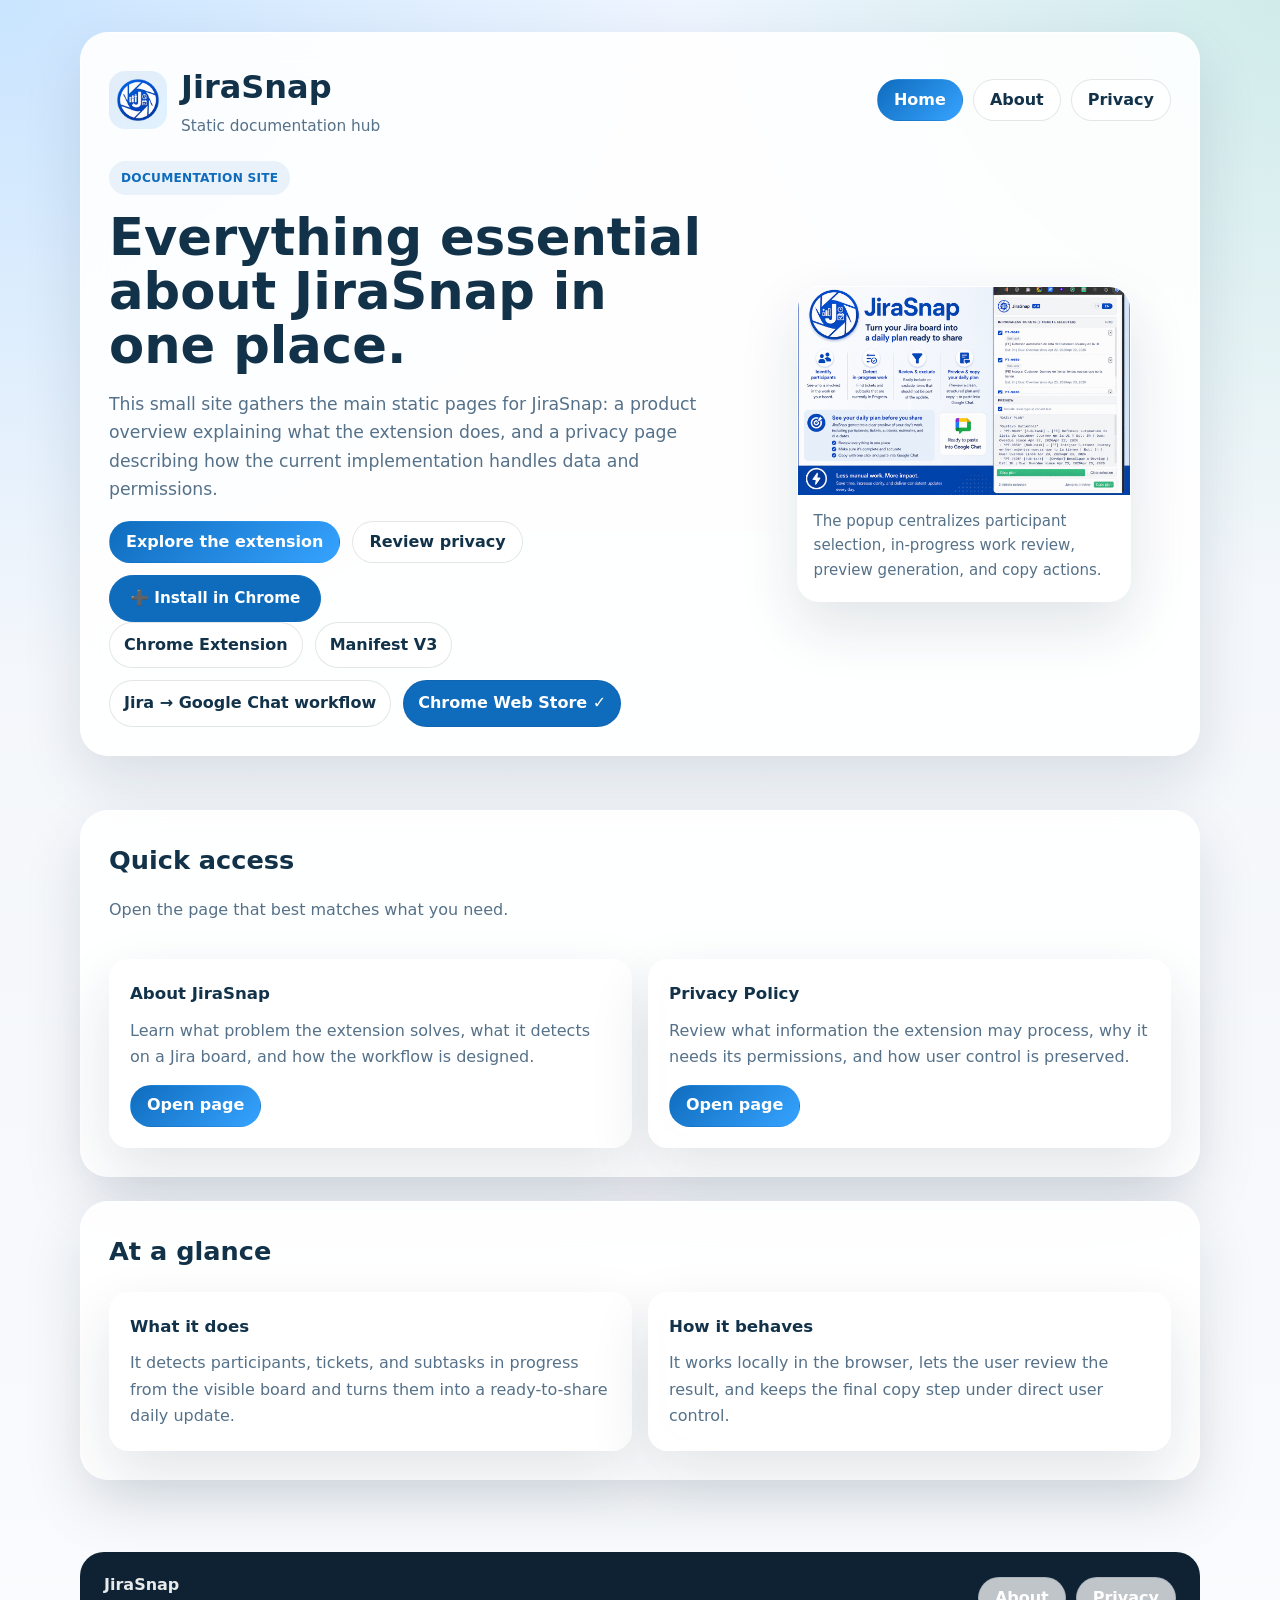
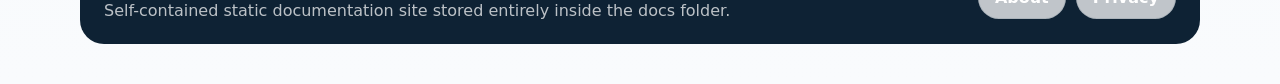
<file: docs/index.html>
<!DOCTYPE html>
<html lang="en">
<head>
  <meta charset="UTF-8">
  <meta name="viewport" content="width=device-width, initial-scale=1.0">
  <title>JiraSnap · Documentation</title>
  <meta name="description" content="Static documentation hub for JiraSnap with links to the extension overview and privacy policy.">
  <link rel="canonical" href="https://gustavogutierrez.github.io/jira-snap/">
  <meta name="theme-color" content="#0f6cbd">
  <meta property="og:type" content="website">
  <meta property="og:site_name" content="JiraSnap">
  <meta property="og:title" content="JiraSnap Documentation">
  <meta property="og:description" content="Static documentation hub for JiraSnap with links to the extension overview and privacy policy.">
  <meta property="og:url" content="https://gustavogutierrez.github.io/jira-snap/">
  <meta property="og:image" content="https://gustavogutierrez.github.io/jira-snap/assets/screenshot_2.png">
  <meta name="twitter:card" content="summary_large_image">
  <meta name="twitter:title" content="JiraSnap Documentation">
  <meta name="twitter:description" content="Static documentation hub for JiraSnap with links to the extension overview and privacy policy.">
  <meta name="twitter:image" content="https://gustavogutierrez.github.io/jira-snap/assets/screenshot_2.png">
  <link rel="icon" type="image/png" href="./assets/icon128.png">
  <link rel="stylesheet" href="./site.css">
</head>
<body>
  <header class="hero">
    <div class="container">
      <div class="hero-card">
        <div class="topbar">
          <div class="brand">
            <img src="./assets/icon128.png" alt="JiraSnap logo">
            <div>
              <h1>JiraSnap</h1>
              <p>Static documentation hub</p>
            </div>
          </div>
          <nav class="nav-links" aria-label="Documentation navigation">
            <a class="active" href="./index.html">Home</a>
            <a href="./about-jirasnap.html">About</a>
            <a href="./privacy-policy.html">Privacy</a>
          </nav>
        </div>

        <div class="hero-grid">
          <div>
            <span class="eyebrow">Documentation Site</span>
            <h2>Everything essential about JiraSnap in one place.</h2>
            <p class="lead">
              This small site gathers the main static pages for JiraSnap: a product overview explaining what the extension does,
              and a privacy page describing how the current implementation handles data and permissions.
            </p>
            <div class="hero-actions">
              <a class="button-link primary" href="./about-jirasnap.html">Explore the extension</a>
              <a class="button-link" href="./privacy-policy.html">Review privacy</a>
            </div>
            <div class="hero-actions" style="margin-top: 12px;">
              <a href="https://chromewebstore.google.com/detail/jirasnap/gpkadidhcnhiealgjokhfjlgnbaojogd?utm_source=homepage&utm_medium=referral" class="button-link primary" style="background:#0f6cbd;color:#fff;border:1px solid #0f6cbd;font-size:0.95rem;padding:10px 20px;">
                ➕ Install in Chrome
              </a>
            </div>
            <div class="badge-row">
              <span class="badge">Chrome Extension</span>
              <span class="badge">Manifest V3</span>
              <span class="badge">Jira → Google Chat workflow</span>
              <a href="https://chromewebstore.google.com/detail/jirasnap/gpkadidhcnhiealgjokhfjlgnbaojogd?utm_source=homepage&utm_medium=referral" class="badge" style="background:#0f6cbd;color:#fff;text-decoration:none;cursor:pointer;">Chrome Web Store ✓</a>
            </div>
          </div>

          <figure class="shot">
            <img src="./assets/screenshot_2.png" alt="JiraSnap main popup view">
            <figcaption>
              The popup centralizes participant selection, in-progress work review, preview generation, and copy actions.
            </figcaption>
          </figure>
        </div>
      </div>
    </div>
  </header>

  <main>
    <div class="container">
      <section class="section">
        <div class="section-card">
          <div class="section-header">
            <div>
              <h3>Quick access</h3>
              <p>Open the page that best matches what you need.</p>
            </div>
          </div>

          <div class="grid-2">
            <article class="feature-card">
              <h4>About JiraSnap</h4>
              <p>Learn what problem the extension solves, what it detects on a Jira board, and how the workflow is designed.</p>
              <p style="margin-top: 14px;"><a class="button-link primary" href="./about-jirasnap.html">Open page</a></p>
            </article>
            <article class="feature-card">
              <h4>Privacy Policy</h4>
              <p>Review what information the extension may process, why it needs its permissions, and how user control is preserved.</p>
              <p style="margin-top: 14px;"><a class="button-link primary" href="./privacy-policy.html">Open page</a></p>
            </article>
          </div>
        </div>
      </section>

      <section class="section">
        <div class="section-card">
          <div class="section-header">
            <div>
              <h3>At a glance</h3>
            </div>
          </div>

          <div class="grid-2">
            <article class="feature-card">
              <h4>What it does</h4>
              <p>It detects participants, tickets, and subtasks in progress from the visible board and turns them into a ready-to-share daily update.</p>
            </article>
            <article class="feature-card">
              <h4>How it behaves</h4>
              <p>It works locally in the browser, lets the user review the result, and keeps the final copy step under direct user control.</p>
            </article>
          </div>
        </div>
      </section>
    </div>
  </main>

  <footer class="footer">
    <div class="container">
      <div class="footer-card">
        <div>
          <strong>JiraSnap</strong>
          <p>Self-contained static documentation site stored entirely inside the docs folder.</p>
        </div>
        <div class="nav-links">
          <a href="./about-jirasnap.html">About</a>
          <a href="./privacy-policy.html">Privacy</a>
        </div>
      </div>
    </div>
  </footer>
</body>
</html>
</file>
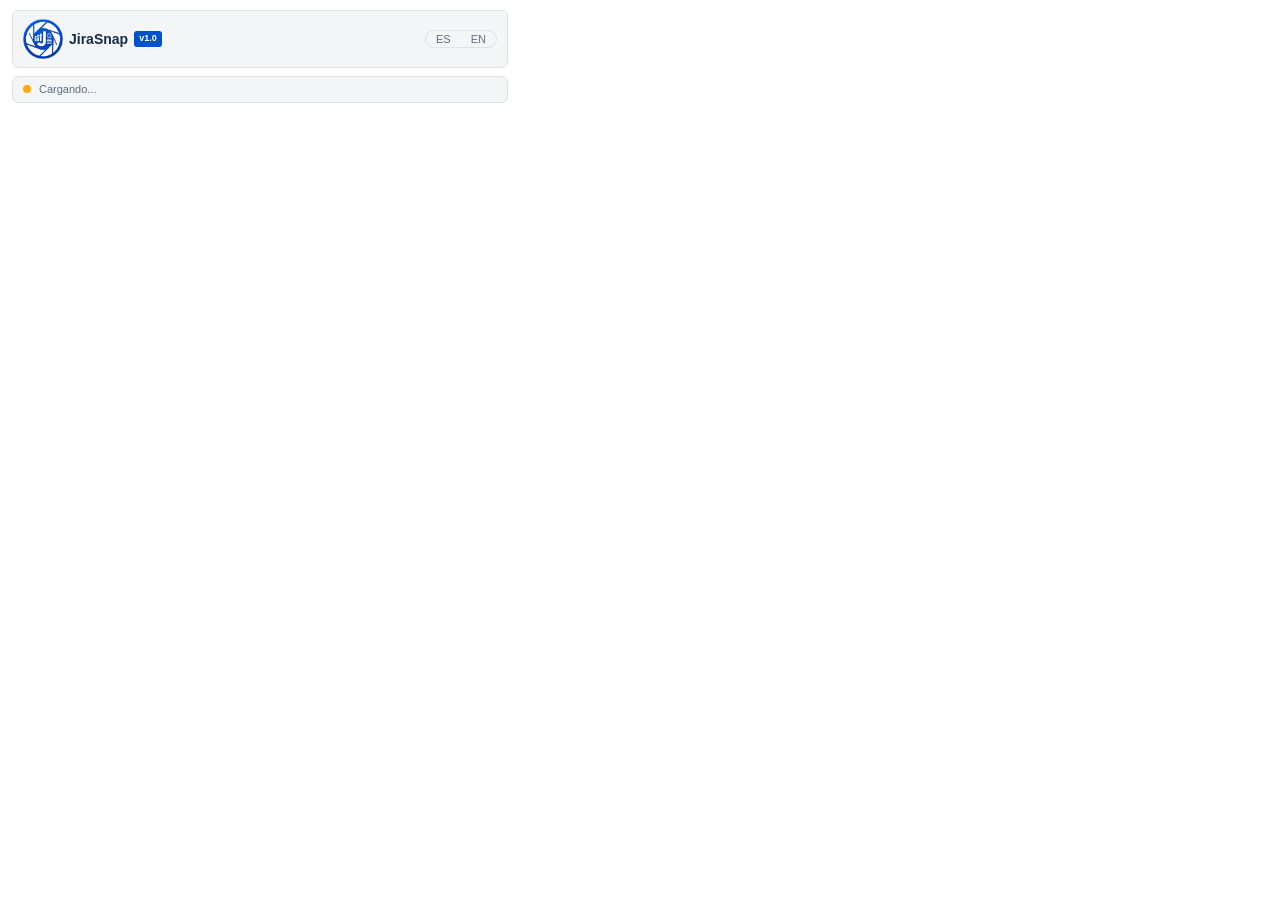
<file: popup.html>
<!DOCTYPE html>
<html lang="es">
<head>
  <meta charset="UTF-8">
  <meta name="viewport" content="width=device-width, initial-scale=1.0">
  <title>JiraSnap</title>
  <link rel="stylesheet" href="styles/pico-local.min.css">
  <script src="popup.js" defer></script>
</head>
<body>
  <div class="jira-snap">
    <header class="js-header" role="banner">
      <div class="js-header__brand">
        <img class="js-header__logo" src="images/icon128.png" alt="JiraSnap logo">
        <span class="js-header__title">JiraSnap</span>
        <span class="js-header__badge">v1.0</span>
      </div>

      <div class="js-lang-pill" role="group" aria-label="Language / Idioma">
        <button id="lang-es" type="button" aria-pressed="true">ES</button>
        <button id="lang-en" type="button" aria-pressed="false">EN</button>
      </div>
    </header>

    <div class="js-status-bar" role="status" aria-live="polite">
      <span id="status-dot" class="js-status-dot loading"></span>
      <span id="status-message" class="js-status-msg">Cargando...</span>
    </div>

    <div class="js-utility-bar">
      <button id="jump-to-preview" type="button" class="btn btn-ghost btn-sm"></button>
      <button id="open-instructions" type="button" class="btn btn-ghost btn-sm"></button>
      <button id="open-about" type="button" class="btn btn-ghost btn-sm"></button>
    </div>

    <div id="loading-state" class="js-empty" hidden>
      <div class="js-empty__icon">…</div>
      <p class="js-empty__title">JiraSnap</p>
      <p id="loading-message" class="js-empty__body">Cargando...</p>
    </div>

    <div id="not-jira-state" class="js-empty" role="alert" hidden>
      <div class="js-empty__icon">
        <svg width="40" height="40" viewBox="0 0 24 24" fill="none" aria-hidden="true">
          <circle cx="12" cy="12" r="10" stroke="#FF5630" stroke-width="2"/>
          <path d="M12 8v4M12 16h.01" stroke="#FF5630" stroke-width="2" stroke-linecap="round"/>
        </svg>
      </div>
      <p id="not-jira-message" class="js-empty__title"></p>
    </div>

    <main id="main-content" hidden>
      <section id="participants-section" class="js-section" aria-labelledby="participants-heading" hidden>
        <div class="js-section__header">
          <h2 id="participants-heading" class="js-section__title"></h2>
          <div class="js-section__actions">
            <button id="select-all-participants" type="button" class="btn btn-ghost btn-sm"></button>
            <button id="clear-all-participants" type="button" class="btn btn-ghost btn-sm"></button>
          </div>
        </div>

        <div id="participants-empty" class="js-empty" hidden>
          <span id="participants-empty-text" class="js-empty__body"></span>
        </div>

        <ul id="participants-list" class="js-checkbox-list" role="listbox" aria-multiselectable="true"></ul>
      </section>

      <section id="tickets-section" class="js-section" aria-labelledby="tickets-heading" hidden>
        <div class="js-section__header">
          <h2 id="tickets-heading" class="js-section__title"></h2>
          <div class="js-section__actions">
            <button id="retry-tickets" type="button" class="btn btn-ghost btn-sm"></button>
          </div>
        </div>

        <div id="tickets-empty" class="js-empty" hidden>
          <span id="tickets-empty-text" class="js-empty__body"></span>
        </div>

        <ul id="tickets-list" class="js-ticket-list" role="list"></ul>
      </section>

      <section id="output-section" class="js-section" aria-labelledby="output-heading" hidden>
        <div class="js-section__header">
          <h2 id="output-heading" class="js-section__title"></h2>
        </div>
        <div class="js-output-options">
          <label class="js-output-option">
            <input id="include-type-in-copy" type="checkbox" checked>
            <span id="include-type-label"></span>
          </label>
        </div>
        <div id="output-preview" class="js-output" role="region" aria-live="polite"></div>
      </section>

      <div id="actions-row" style="display:flex; gap:8px; margin-top:4px;" hidden>
        <button id="copy-plan" type="button" class="btn btn-success" style="flex:1;"></button>
        <button id="reset-selection" type="button" class="btn btn-secondary"></button>
      </div>
    </main>

    <section id="sticky-actions" class="js-section js-section--sticky" hidden>
      <div class="js-sticky-actions">
        <div id="sticky-summary" class="js-sticky-actions__summary"></div>
        <div class="js-sticky-actions__buttons">
          <button id="sticky-jump-to-preview" type="button" class="btn btn-ghost btn-sm"></button>
          <button id="sticky-copy-plan" type="button" class="btn btn-success btn-sm"></button>
        </div>
      </div>
    </section>

    <div id="help-overlay" class="js-overlay" hidden>
      <div class="js-dialog" role="dialog" aria-modal="true" aria-labelledby="help-title">
        <div class="js-section__header">
          <h2 id="help-title" class="js-section__title"></h2>
          <button id="close-help" type="button" class="btn btn-ghost btn-sm">×</button>
        </div>
        <div id="help-content" class="js-output" style="max-height: 320px;"></div>
      </div>
    </div>

    <div id="toast-container" class="js-toast-container" aria-live="assertive"></div>
  </div>
</body>
</html>
</file>
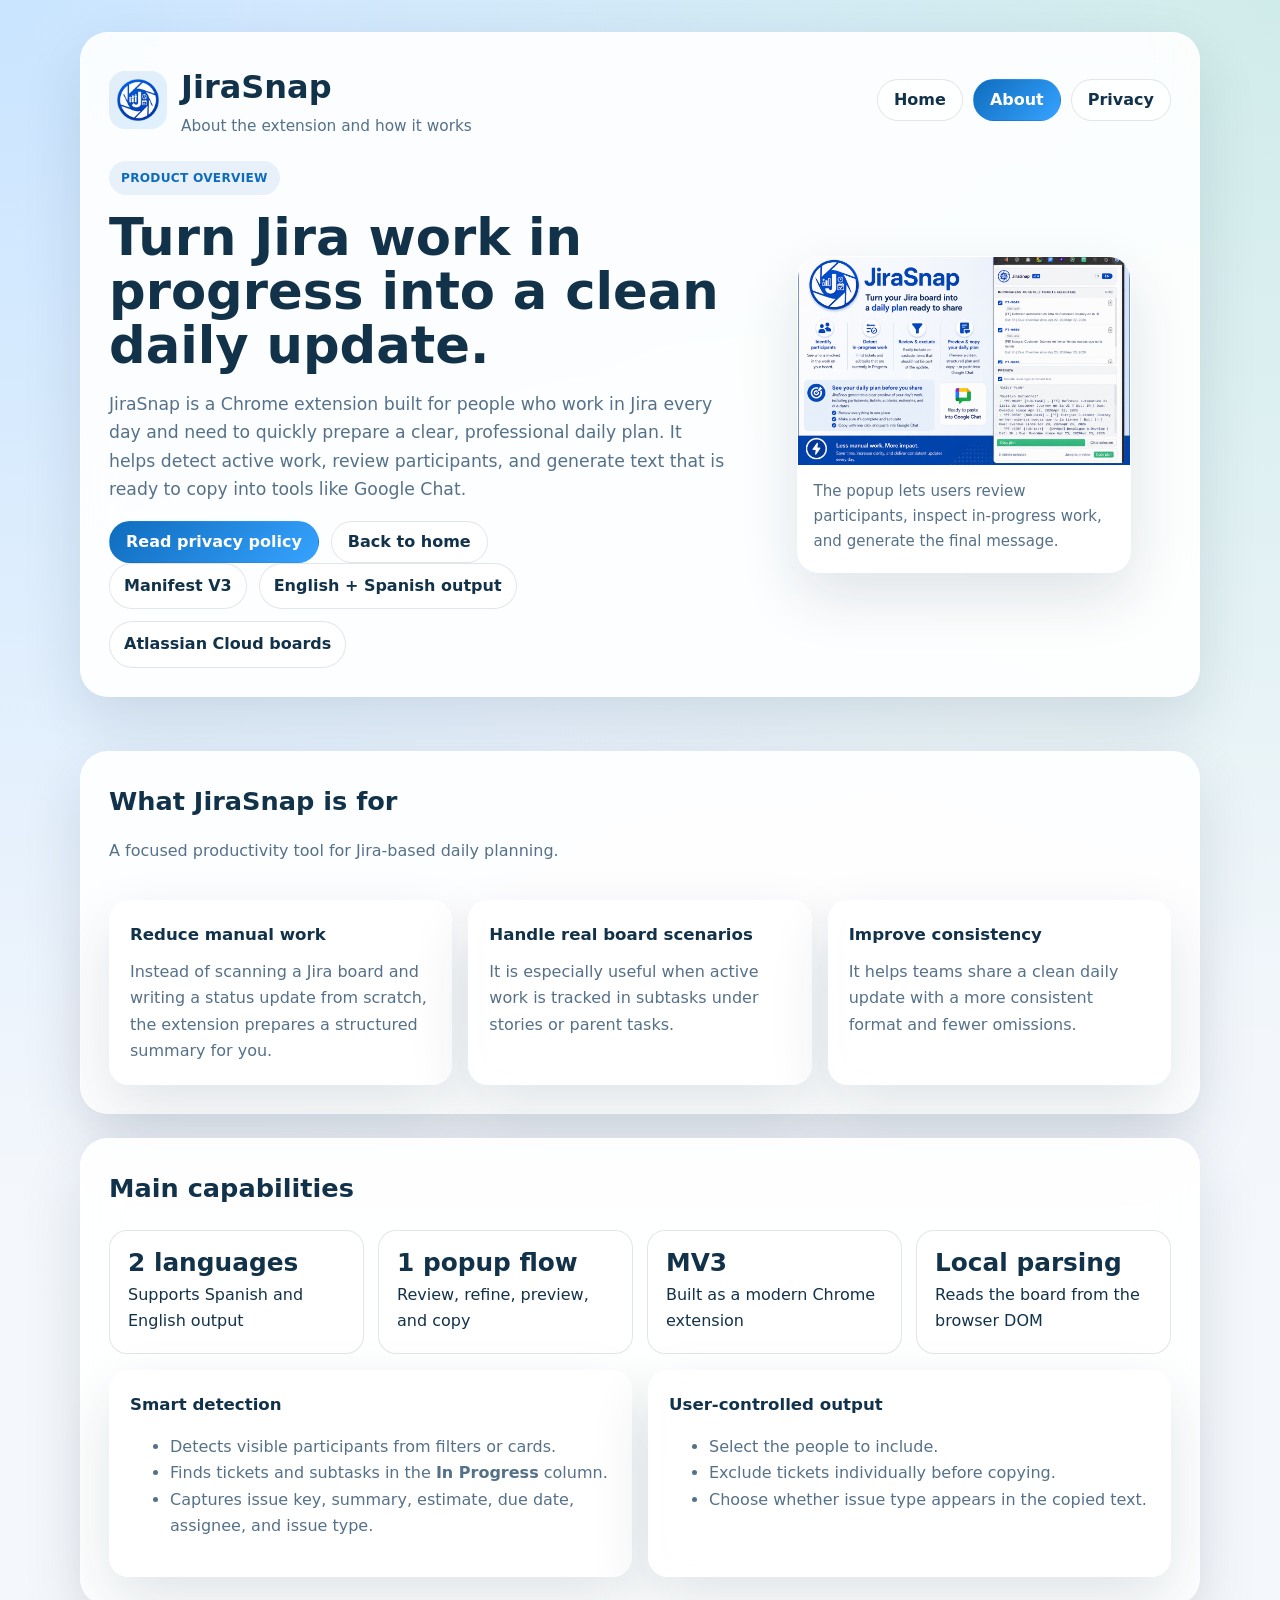
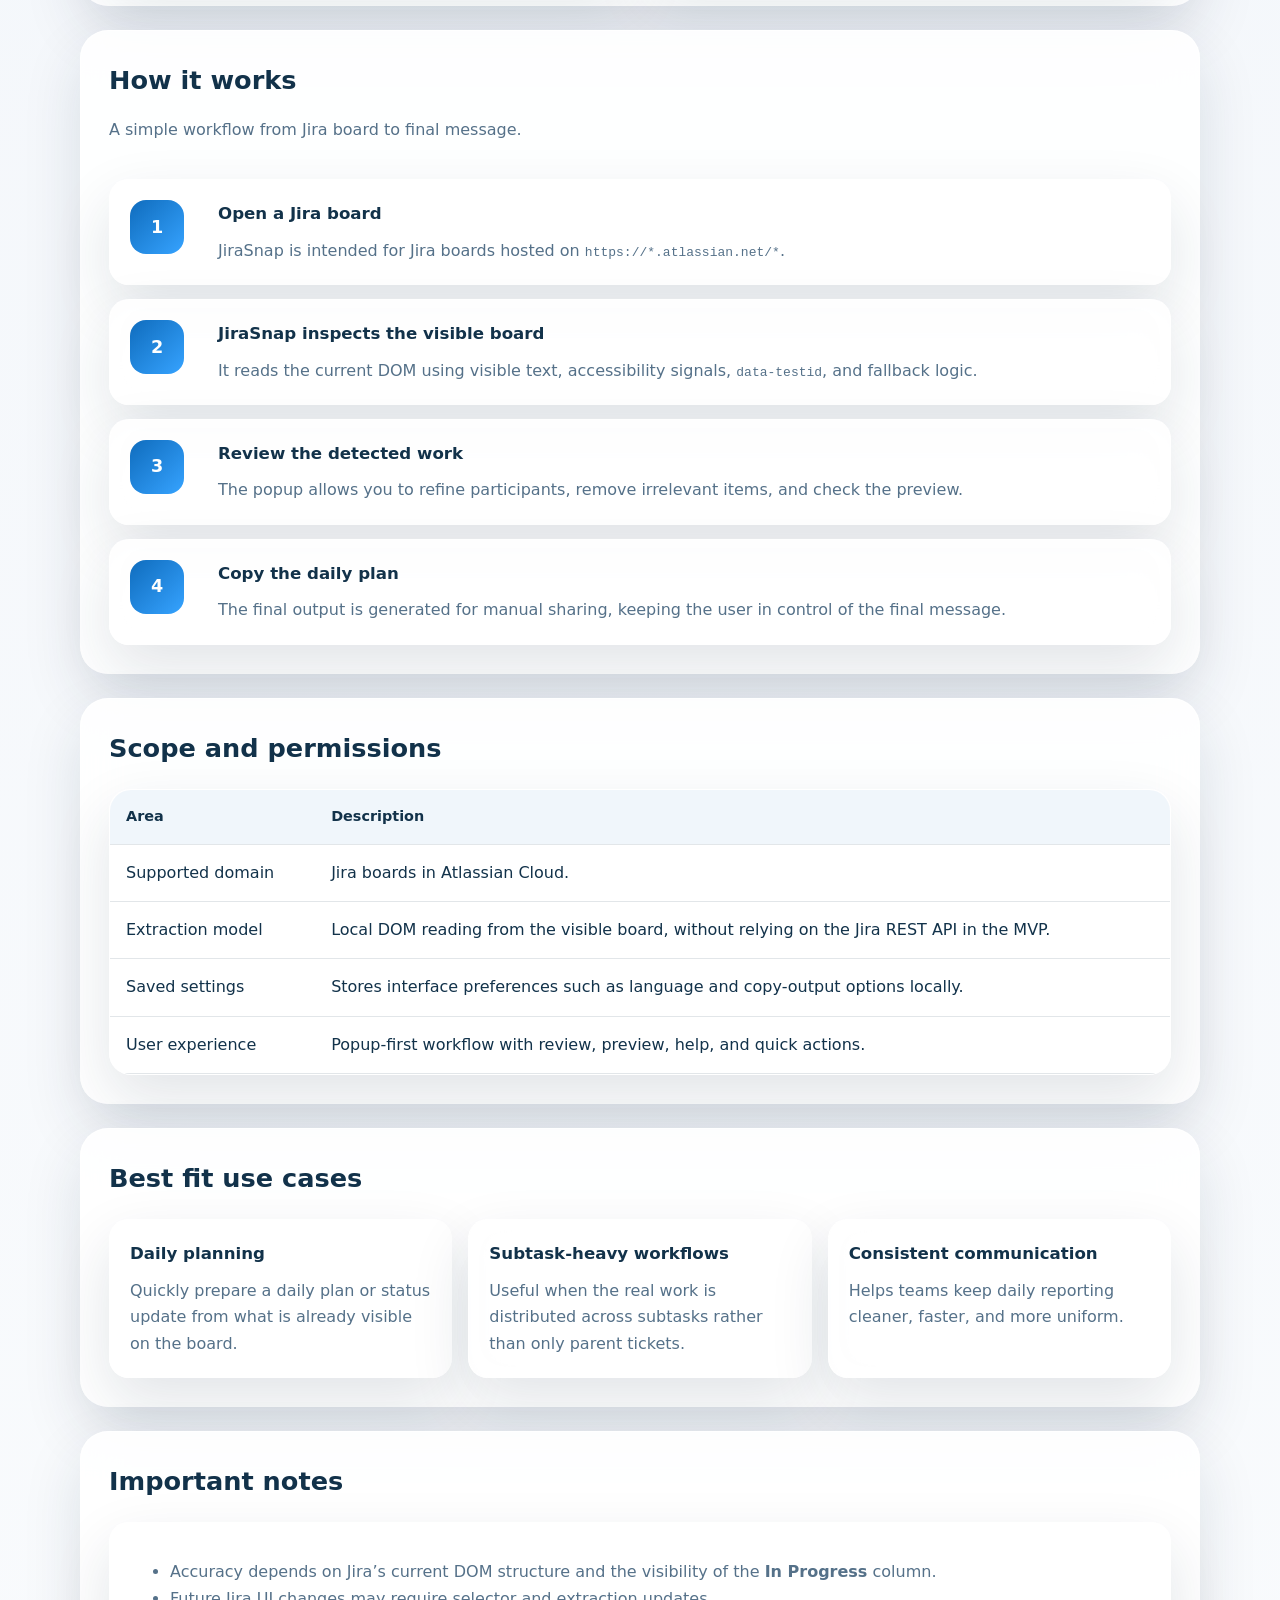
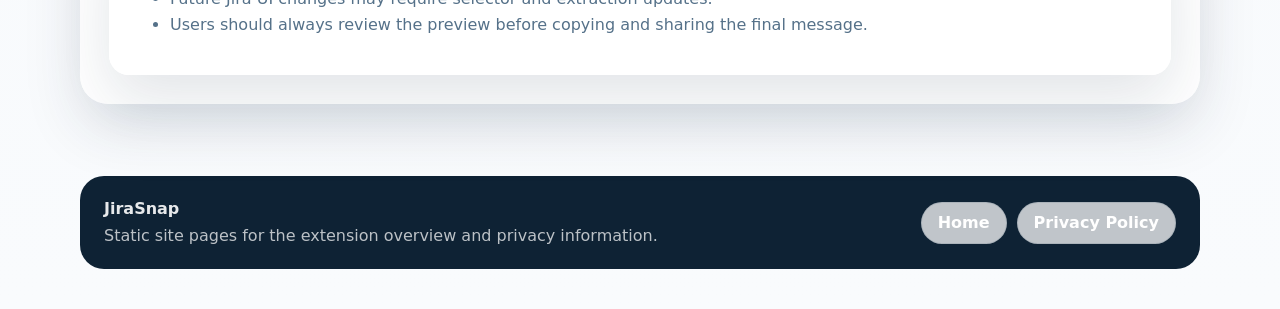
<file: docs/about-jirasnap.html>
<!DOCTYPE html>
<html lang="en">
<head>
  <meta charset="UTF-8">
  <meta name="viewport" content="width=device-width, initial-scale=1.0">
  <title>JiraSnap · About the Extension</title>
  <meta name="description" content="Overview of JiraSnap, how it works, what it helps with, and the main capabilities of the extension.">
  <link rel="canonical" href="https://gustavogutierrez.github.io/jira-snap/about-jirasnap.html">
  <meta name="theme-color" content="#0f6cbd">
  <meta property="og:type" content="website">
  <meta property="og:site_name" content="JiraSnap">
  <meta property="og:title" content="JiraSnap · About the Extension">
  <meta property="og:description" content="Overview of JiraSnap, how it works, what it helps with, and the main capabilities of the extension.">
  <meta property="og:url" content="https://gustavogutierrez.github.io/jira-snap/about-jirasnap.html">
  <meta property="og:image" content="https://gustavogutierrez.github.io/jira-snap/assets/screenshot_2.png">
  <meta name="twitter:card" content="summary_large_image">
  <meta name="twitter:title" content="JiraSnap · About the Extension">
  <meta name="twitter:description" content="Overview of JiraSnap, how it works, what it helps with, and the main capabilities of the extension.">
  <meta name="twitter:image" content="https://gustavogutierrez.github.io/jira-snap/assets/screenshot_2.png">
  <link rel="icon" type="image/png" href="./assets/icon128.png">
  <link rel="stylesheet" href="./site.css">
</head>
<body>
  <header class="hero">
    <div class="container">
      <div class="hero-card">
        <div class="topbar">
          <div class="brand">
            <img src="./assets/icon128.png" alt="JiraSnap logo">
            <div>
              <h1>JiraSnap</h1>
              <p>About the extension and how it works</p>
            </div>
          </div>
          <nav class="nav-links" aria-label="Documentation navigation">
            <a href="./index.html">Home</a>
            <a class="active" href="./about-jirasnap.html">About</a>
            <a href="./privacy-policy.html">Privacy</a>
          </nav>
        </div>

        <div class="hero-grid">
          <div>
            <span class="eyebrow">Product Overview</span>
            <h2>Turn Jira work in progress into a clean daily update.</h2>
            <p class="lead">
              JiraSnap is a Chrome extension built for people who work in Jira every day and need to quickly prepare
              a clear, professional daily plan. It helps detect active work, review participants, and generate text
              that is ready to copy into tools like Google Chat.
            </p>
            <div class="hero-actions">
              <a class="button-link primary" href="./privacy-policy.html">Read privacy policy</a>
              <a class="button-link" href="./index.html">Back to home</a>
            </div>
            <div class="badge-row">
              <span class="badge">Manifest V3</span>
              <span class="badge">English + Spanish output</span>
              <span class="badge">Atlassian Cloud boards</span>
            </div>
          </div>

          <figure class="shot">
            <img src="./assets/screenshot_2.png" alt="JiraSnap popup screenshot">
            <figcaption>
              The popup lets users review participants, inspect in-progress work, and generate the final message.
            </figcaption>
          </figure>
        </div>
      </div>
    </div>
  </header>

  <main>
    <div class="container">
      <section class="section">
        <div class="section-card">
          <div class="section-header">
            <div>
              <h3>What JiraSnap is for</h3>
              <p>A focused productivity tool for Jira-based daily planning.</p>
            </div>
          </div>

          <div class="grid-3">
            <article class="feature-card">
              <h4>Reduce manual work</h4>
              <p>Instead of scanning a Jira board and writing a status update from scratch, the extension prepares a structured summary for you.</p>
            </article>
            <article class="feature-card">
              <h4>Handle real board scenarios</h4>
              <p>It is especially useful when active work is tracked in subtasks under stories or parent tasks.</p>
            </article>
            <article class="feature-card">
              <h4>Improve consistency</h4>
              <p>It helps teams share a clean daily update with a more consistent format and fewer omissions.</p>
            </article>
          </div>
        </div>
      </section>

      <section class="section">
        <div class="section-card">
          <div class="section-header">
            <div>
              <h3>Main capabilities</h3>
            </div>
          </div>

          <div class="kpis">
            <div class="kpi"><strong>2 languages</strong><span>Supports Spanish and English output</span></div>
            <div class="kpi"><strong>1 popup flow</strong><span>Review, refine, preview, and copy</span></div>
            <div class="kpi"><strong>MV3</strong><span>Built as a modern Chrome extension</span></div>
            <div class="kpi"><strong>Local parsing</strong><span>Reads the board from the browser DOM</span></div>
          </div>

          <div class="grid-2" style="margin-top:16px;">
            <article class="feature-card">
              <h4>Smart detection</h4>
              <ul>
                <li>Detects visible participants from filters or cards.</li>
                <li>Finds tickets and subtasks in the <strong>In Progress</strong> column.</li>
                <li>Captures issue key, summary, estimate, due date, assignee, and issue type.</li>
              </ul>
            </article>
            <article class="feature-card">
              <h4>User-controlled output</h4>
              <ul>
                <li>Select the people to include.</li>
                <li>Exclude tickets individually before copying.</li>
                <li>Choose whether issue type appears in the copied text.</li>
              </ul>
            </article>
          </div>
        </div>
      </section>

      <section class="section">
        <div class="section-card">
          <div class="section-header">
            <div>
              <h3>How it works</h3>
              <p>A simple workflow from Jira board to final message.</p>
            </div>
          </div>

          <div class="timeline">
            <article class="timeline-item">
              <div class="step">1</div>
              <div>
                <h4>Open a Jira board</h4>
                <p>JiraSnap is intended for Jira boards hosted on <code>https://*.atlassian.net/*</code>.</p>
              </div>
            </article>
            <article class="timeline-item">
              <div class="step">2</div>
              <div>
                <h4>JiraSnap inspects the visible board</h4>
                <p>It reads the current DOM using visible text, accessibility signals, <code>data-testid</code>, and fallback logic.</p>
              </div>
            </article>
            <article class="timeline-item">
              <div class="step">3</div>
              <div>
                <h4>Review the detected work</h4>
                <p>The popup allows you to refine participants, remove irrelevant items, and check the preview.</p>
              </div>
            </article>
            <article class="timeline-item">
              <div class="step">4</div>
              <div>
                <h4>Copy the daily plan</h4>
                <p>The final output is generated for manual sharing, keeping the user in control of the final message.</p>
              </div>
            </article>
          </div>
        </div>
      </section>

      <section class="section">
        <div class="section-card">
          <div class="section-header">
            <div>
              <h3>Scope and permissions</h3>
            </div>
          </div>

          <div class="table-wrap">
            <table>
              <thead>
                <tr>
                  <th>Area</th>
                  <th>Description</th>
                </tr>
              </thead>
              <tbody>
                <tr>
                  <td>Supported domain</td>
                  <td>Jira boards in Atlassian Cloud.</td>
                </tr>
                <tr>
                  <td>Extraction model</td>
                  <td>Local DOM reading from the visible board, without relying on the Jira REST API in the MVP.</td>
                </tr>
                <tr>
                  <td>Saved settings</td>
                  <td>Stores interface preferences such as language and copy-output options locally.</td>
                </tr>
                <tr>
                  <td>User experience</td>
                  <td>Popup-first workflow with review, preview, help, and quick actions.</td>
                </tr>
              </tbody>
            </table>
          </div>
        </div>
      </section>

      <section class="section">
        <div class="section-card">
          <div class="section-header">
            <div>
              <h3>Best fit use cases</h3>
            </div>
          </div>

          <div class="grid-3">
            <article class="feature-card">
              <h4>Daily planning</h4>
              <p>Quickly prepare a daily plan or status update from what is already visible on the board.</p>
            </article>
            <article class="feature-card">
              <h4>Subtask-heavy workflows</h4>
              <p>Useful when the real work is distributed across subtasks rather than only parent tickets.</p>
            </article>
            <article class="feature-card">
              <h4>Consistent communication</h4>
              <p>Helps teams keep daily reporting cleaner, faster, and more uniform.</p>
            </article>
          </div>
        </div>
      </section>

      <section class="section">
        <div class="section-card">
          <div class="section-header">
            <div>
              <h3>Important notes</h3>
            </div>
          </div>

          <div class="notice">
            <ul>
              <li>Accuracy depends on Jira’s current DOM structure and the visibility of the <strong>In Progress</strong> column.</li>
              <li>Future Jira UI changes may require selector and extraction updates.</li>
              <li>Users should always review the preview before copying and sharing the final message.</li>
            </ul>
          </div>
        </div>
      </section>
    </div>
  </main>

  <footer class="footer">
    <div class="container">
      <div class="footer-card">
        <div>
          <strong>JiraSnap</strong>
          <p>Static site pages for the extension overview and privacy information.</p>
        </div>
        <div class="nav-links">
          <a href="./index.html">Home</a>
          <a href="./privacy-policy.html">Privacy Policy</a>
        </div>
      </div>
    </div>
  </footer>
</body>
</html>
</file>
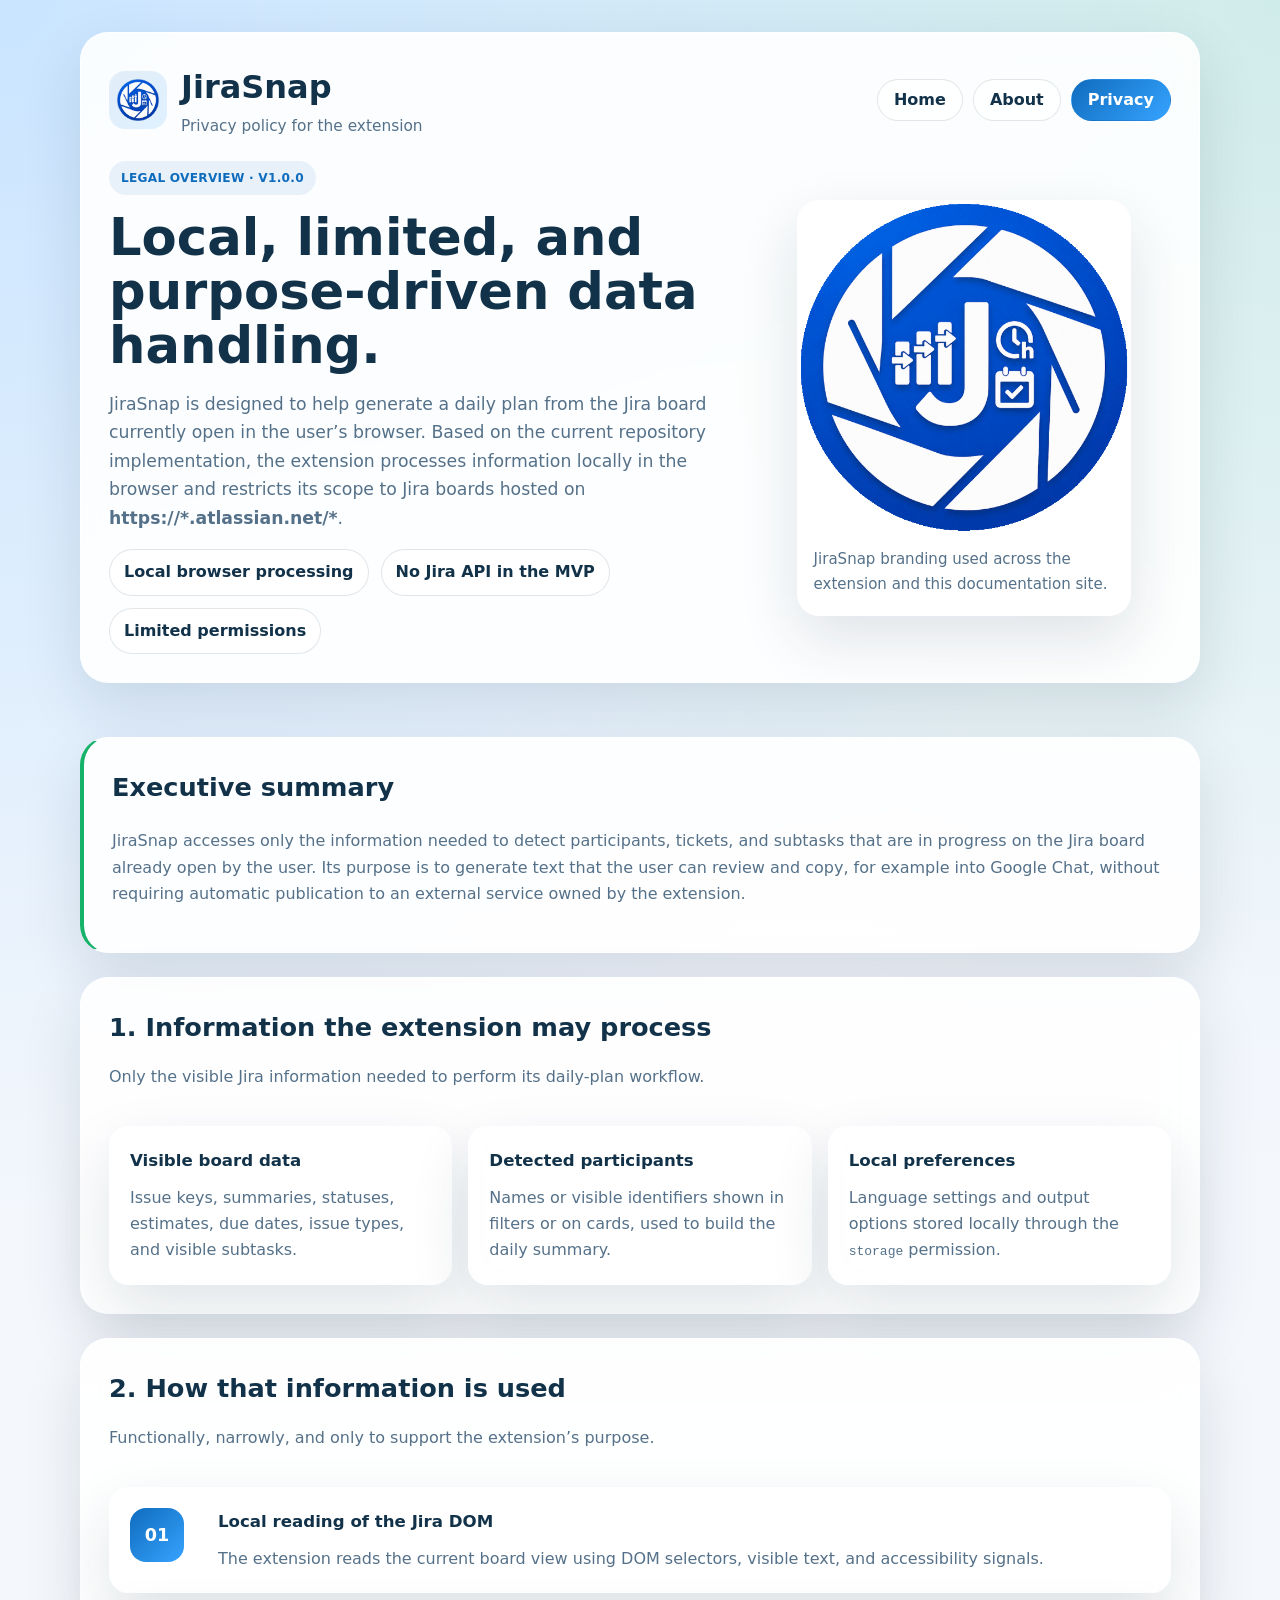
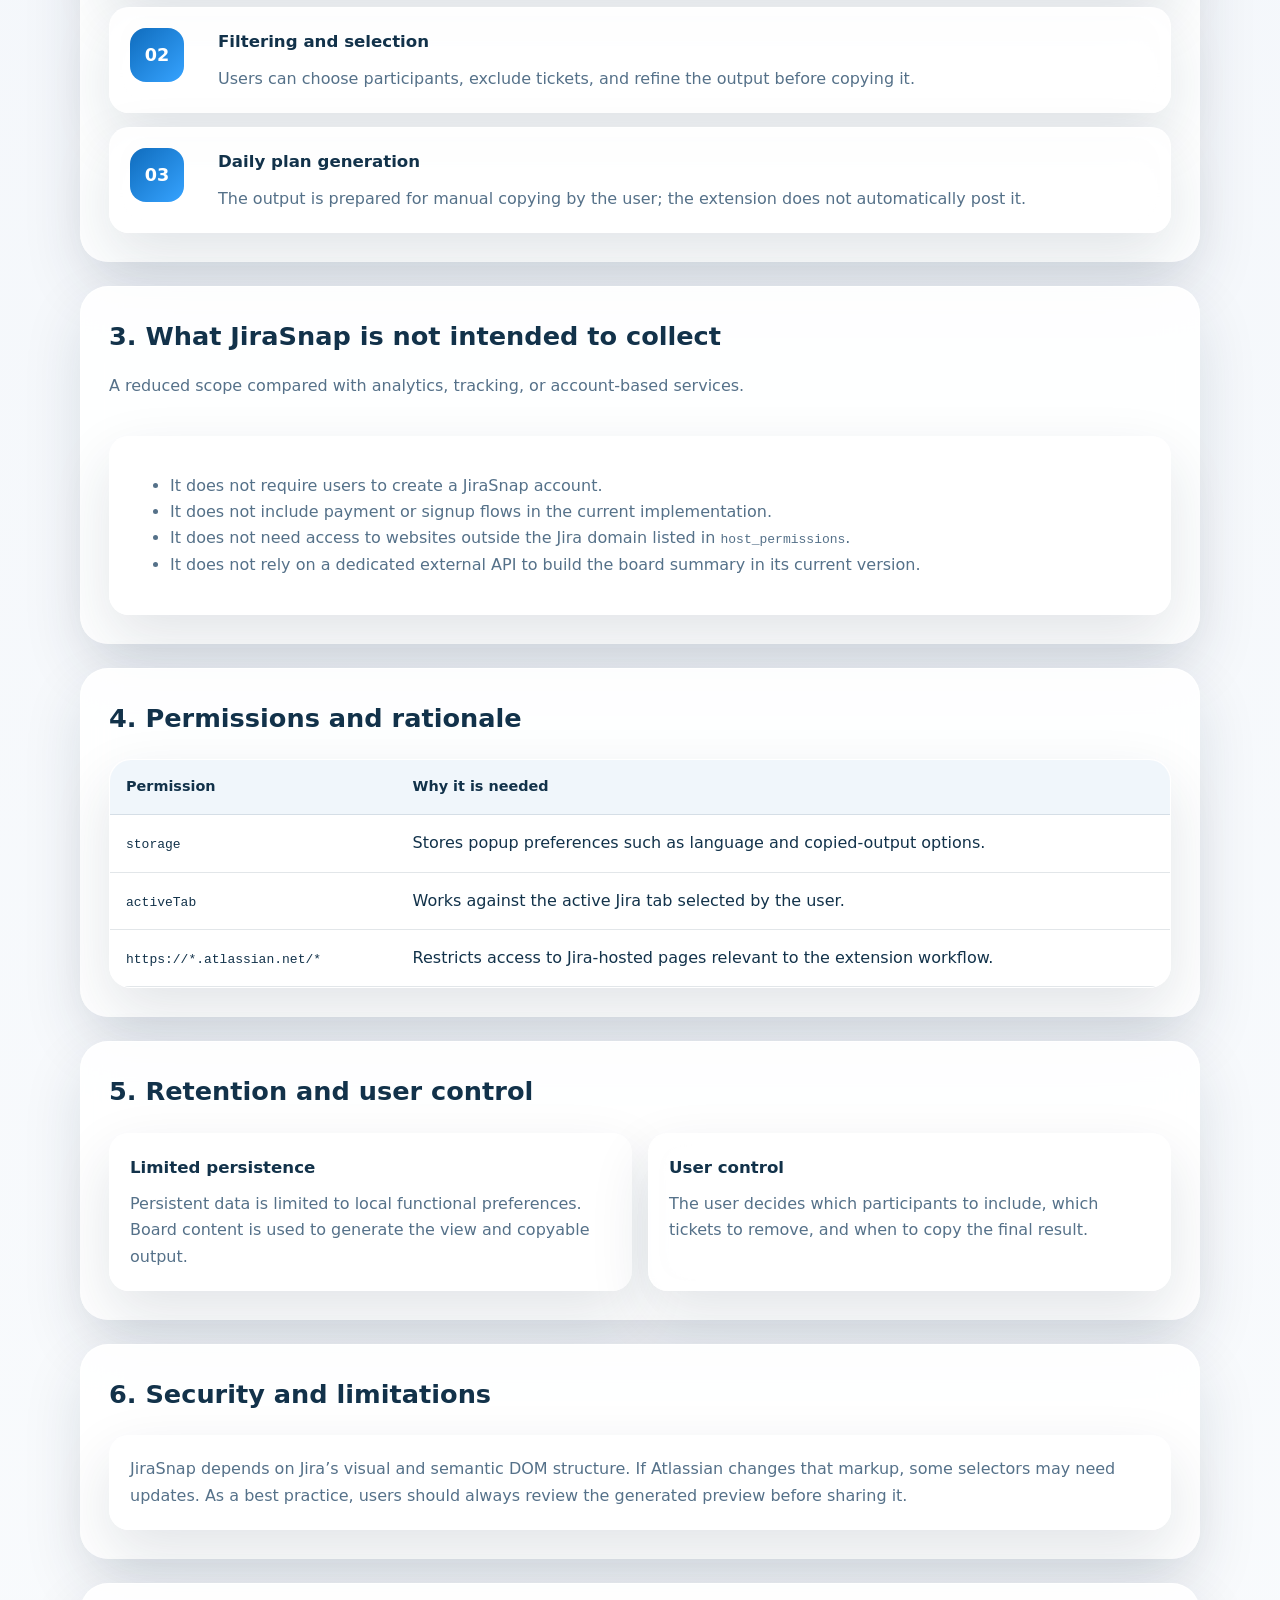
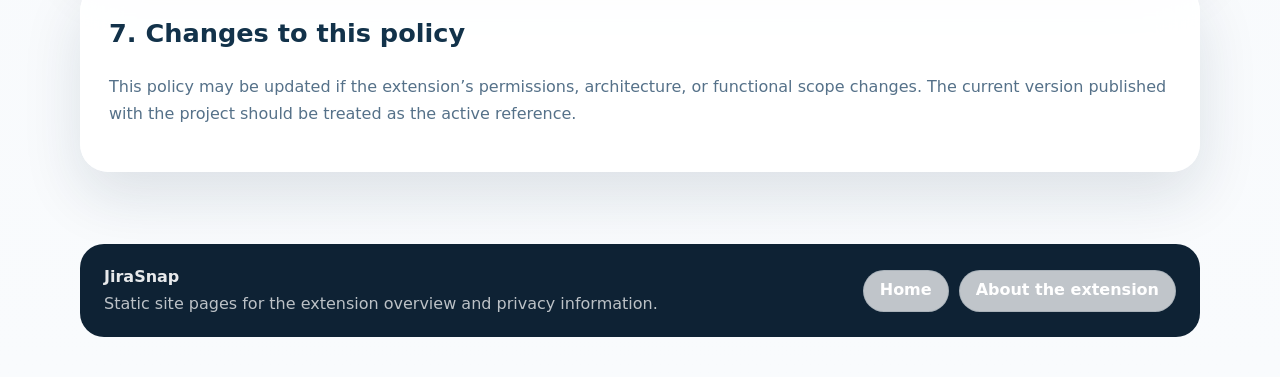
<file: docs/privacy-policy.html>
<!DOCTYPE html>
<html lang="en">
<head>
  <meta charset="UTF-8">
  <meta name="viewport" content="width=device-width, initial-scale=1.0">
  <title>JiraSnap · Privacy Policy</title>
  <meta name="description" content="Privacy policy for JiraSnap, a Chrome extension that generates daily plans from Jira boards.">
  <link rel="canonical" href="https://gustavogutierrez.github.io/jira-snap/privacy-policy.html">
  <meta name="theme-color" content="#0f6cbd">
  <meta property="og:type" content="website">
  <meta property="og:site_name" content="JiraSnap">
  <meta property="og:title" content="JiraSnap · Privacy Policy">
  <meta property="og:description" content="Privacy policy for JiraSnap, a Chrome extension that generates daily plans from Jira boards.">
  <meta property="og:url" content="https://gustavogutierrez.github.io/jira-snap/privacy-policy.html">
  <meta property="og:image" content="https://gustavogutierrez.github.io/jira-snap/assets/jirasnap.png">
  <meta name="twitter:card" content="summary_large_image">
  <meta name="twitter:title" content="JiraSnap · Privacy Policy">
  <meta name="twitter:description" content="Privacy policy for JiraSnap, a Chrome extension that generates daily plans from Jira boards.">
  <meta name="twitter:image" content="https://gustavogutierrez.github.io/jira-snap/assets/jirasnap.png">
  <link rel="icon" type="image/png" href="./assets/icon128.png">
  <link rel="stylesheet" href="./site.css">
</head>
<body>
  <header class="hero">
    <div class="container">
      <div class="hero-card">
        <div class="topbar">
          <div class="brand">
            <img src="./assets/icon128.png" alt="JiraSnap logo">
            <div>
              <h1>JiraSnap</h1>
              <p>Privacy policy for the extension</p>
            </div>
          </div>
          <nav class="nav-links" aria-label="Documentation navigation">
            <a href="./index.html">Home</a>
            <a href="./about-jirasnap.html">About</a>
            <a class="active" href="./privacy-policy.html">Privacy</a>
          </nav>
        </div>

        <div class="hero-grid">
          <div>
            <span class="eyebrow">Legal Overview · v1.0.0</span>
            <h2>Local, limited, and purpose-driven data handling.</h2>
            <p class="lead">
              JiraSnap is designed to help generate a daily plan from the Jira board currently open in the user’s browser.
              Based on the current repository implementation, the extension processes information locally in the browser
              and restricts its scope to Jira boards hosted on <strong>https://*.atlassian.net/*</strong>.
            </p>
            <div class="badge-row">
              <span class="badge">Local browser processing</span>
              <span class="badge">No Jira API in the MVP</span>
              <span class="badge">Limited permissions</span>
            </div>
          </div>

          <figure class="shot">
            <img src="./assets/jirasnap.png" alt="JiraSnap brand asset">
            <figcaption>
              JiraSnap branding used across the extension and this documentation site.
            </figcaption>
          </figure>
        </div>
      </div>
    </div>
  </header>

  <main>
    <div class="container">
      <section class="section">
        <div class="section-card callout">
          <div class="section-header">
            <div>
              <h3>Executive summary</h3>
            </div>
          </div>
          <p>
            JiraSnap accesses only the information needed to detect participants, tickets, and subtasks that are in progress
            on the Jira board already open by the user. Its purpose is to generate text that the user can review and copy,
            for example into Google Chat, without requiring automatic publication to an external service owned by the extension.
          </p>
        </div>
      </section>

      <section class="section">
        <div class="section-card">
          <div class="section-header">
            <div>
              <h3>1. Information the extension may process</h3>
              <p>Only the visible Jira information needed to perform its daily-plan workflow.</p>
            </div>
          </div>

          <div class="grid-3">
            <article class="feature-card">
              <h4>Visible board data</h4>
              <p>Issue keys, summaries, statuses, estimates, due dates, issue types, and visible subtasks.</p>
            </article>
            <article class="feature-card">
              <h4>Detected participants</h4>
              <p>Names or visible identifiers shown in filters or on cards, used to build the daily summary.</p>
            </article>
            <article class="feature-card">
              <h4>Local preferences</h4>
              <p>Language settings and output options stored locally through the <code>storage</code> permission.</p>
            </article>
          </div>
        </div>
      </section>

      <section class="section">
        <div class="section-card">
          <div class="section-header">
            <div>
              <h3>2. How that information is used</h3>
              <p>Functionally, narrowly, and only to support the extension’s purpose.</p>
            </div>
          </div>

          <div class="timeline">
            <article class="timeline-item">
              <div class="step">01</div>
              <div>
                <h4>Local reading of the Jira DOM</h4>
                <p>The extension reads the current board view using DOM selectors, visible text, and accessibility signals.</p>
              </div>
            </article>
            <article class="timeline-item">
              <div class="step">02</div>
              <div>
                <h4>Filtering and selection</h4>
                <p>Users can choose participants, exclude tickets, and refine the output before copying it.</p>
              </div>
            </article>
            <article class="timeline-item">
              <div class="step">03</div>
              <div>
                <h4>Daily plan generation</h4>
                <p>The output is prepared for manual copying by the user; the extension does not automatically post it.</p>
              </div>
            </article>
          </div>
        </div>
      </section>

      <section class="section">
        <div class="section-card">
          <div class="section-header">
            <div>
              <h3>3. What JiraSnap is not intended to collect</h3>
              <p>A reduced scope compared with analytics, tracking, or account-based services.</p>
            </div>
          </div>

          <div class="notice">
            <ul>
              <li>It does not require users to create a JiraSnap account.</li>
              <li>It does not include payment or signup flows in the current implementation.</li>
              <li>It does not need access to websites outside the Jira domain listed in <code>host_permissions</code>.</li>
              <li>It does not rely on a dedicated external API to build the board summary in its current version.</li>
            </ul>
          </div>
        </div>
      </section>

      <section class="section">
        <div class="section-card">
          <div class="section-header">
            <div>
              <h3>4. Permissions and rationale</h3>
            </div>
          </div>

          <div class="table-wrap">
            <table>
              <thead>
                <tr>
                  <th>Permission</th>
                  <th>Why it is needed</th>
                </tr>
              </thead>
              <tbody>
                <tr>
                  <td><code>storage</code></td>
                  <td>Stores popup preferences such as language and copied-output options.</td>
                </tr>
                <tr>
                  <td><code>activeTab</code></td>
                  <td>Works against the active Jira tab selected by the user.</td>
                </tr>
                <tr>
                  <td><code>https://*.atlassian.net/*</code></td>
                  <td>Restricts access to Jira-hosted pages relevant to the extension workflow.</td>
                </tr>
              </tbody>
            </table>
          </div>
        </div>
      </section>

      <section class="section">
        <div class="section-card">
          <div class="section-header">
            <div>
              <h3>5. Retention and user control</h3>
            </div>
          </div>

          <div class="grid-2">
            <article class="feature-card">
              <h4>Limited persistence</h4>
              <p>Persistent data is limited to local functional preferences. Board content is used to generate the view and copyable output.</p>
            </article>
            <article class="feature-card">
              <h4>User control</h4>
              <p>The user decides which participants to include, which tickets to remove, and when to copy the final result.</p>
            </article>
          </div>
        </div>
      </section>

      <section class="section">
        <div class="section-card">
          <div class="section-header">
            <div>
              <h3>6. Security and limitations</h3>
            </div>
          </div>

          <div class="notice">
            <p>
              JiraSnap depends on Jira’s visual and semantic DOM structure. If Atlassian changes that markup,
              some selectors may need updates. As a best practice, users should always review the generated preview before sharing it.
            </p>
          </div>
        </div>
      </section>

      <section class="section">
        <div class="section-card">
          <div class="section-header">
            <div>
              <h3>7. Changes to this policy</h3>
            </div>
          </div>
          <p>
            This policy may be updated if the extension’s permissions, architecture, or functional scope changes.
            The current version published with the project should be treated as the active reference.
          </p>
        </div>
      </section>
    </div>
  </main>

  <footer class="footer">
    <div class="container">
      <div class="footer-card">
        <div>
          <strong>JiraSnap</strong>
          <p>Static site pages for the extension overview and privacy information.</p>
        </div>
        <div class="nav-links">
          <a href="./index.html">Home</a>
          <a href="./about-jirasnap.html">About the extension</a>
        </div>
      </div>
    </div>
  </footer>
</body>
</html>
</file>
<file: docs/site.css>
:root {
  color-scheme: light;
  --bg: #f4f7fb;
  --surface: rgba(255, 255, 255, 0.9);
  --surface-strong: #ffffff;
  --text: #12324a;
  --muted: #557189;
  --line: rgba(18, 50, 74, 0.12);
  --brand: #0f6cbd;
  --brand-2: #36a3ff;
  --accent: #17b26a;
  --shadow: 0 24px 60px rgba(17, 38, 62, 0.12);
  --radius-xl: 28px;
  --radius-lg: 20px;
  --radius-md: 14px;
  --max: 1120px;
}

* {
  box-sizing: border-box;
}

html {
  scroll-behavior: smooth;
}

body {
  margin: 0;
  font-family: Inter, ui-sans-serif, system-ui, -apple-system, BlinkMacSystemFont, "Segoe UI", sans-serif;
  color: var(--text);
  background:
    radial-gradient(circle at top left, rgba(54, 163, 255, 0.2), transparent 32%),
    radial-gradient(circle at top right, rgba(23, 178, 106, 0.14), transparent 28%),
    linear-gradient(180deg, #eef5ff 0%, var(--bg) 38%, #f9fbfd 100%);
  line-height: 1.65;
}

a {
  color: var(--brand);
  text-decoration: none;
}

a:hover {
  text-decoration: underline;
}

img {
  max-width: 100%;
  display: block;
}

.container {
  width: min(calc(100% - 32px), var(--max));
  margin: 0 auto;
}

.hero {
  padding: 32px 0 22px;
}

.hero-card,
.section-card,
.feature-card,
.notice,
.timeline-item,
.table-wrap {
  backdrop-filter: blur(18px);
  background: var(--surface);
  border: 1px solid rgba(255, 255, 255, 0.75);
  box-shadow: var(--shadow);
}

.hero-card {
  border-radius: var(--radius-xl);
  overflow: hidden;
  padding: 28px;
}

.topbar {
  display: flex;
  justify-content: space-between;
  align-items: center;
  gap: 18px;
  margin-bottom: 22px;
  flex-wrap: wrap;
}

.brand {
  display: flex;
  align-items: center;
  gap: 14px;
}

.brand img {
  width: 58px;
  height: 58px;
  object-fit: contain;
  border-radius: 16px;
  background: linear-gradient(135deg, rgba(15, 108, 189, 0.1), rgba(54, 163, 255, 0.14));
  padding: 8px;
}

.brand h1,
.brand p {
  margin: 0;
}

.brand p {
  color: var(--muted);
  font-size: 0.96rem;
}

.nav-links {
  display: flex;
  gap: 10px;
  flex-wrap: wrap;
}

.nav-links a,
.button-link {
  display: inline-flex;
  align-items: center;
  justify-content: center;
  min-height: 42px;
  padding: 0 16px;
  border-radius: 999px;
  border: 1px solid var(--line);
  background: rgba(255, 255, 255, 0.74);
  color: var(--text);
  font-weight: 600;
}

.nav-links a.active,
.button-link.primary {
  background: linear-gradient(135deg, var(--brand), var(--brand-2));
  border-color: transparent;
  color: #fff;
}

.eyebrow {
  display: inline-flex;
  gap: 8px;
  align-items: center;
  padding: 7px 12px;
  border-radius: 999px;
  background: rgba(15, 108, 189, 0.08);
  color: var(--brand);
  font-weight: 700;
  letter-spacing: 0.02em;
  text-transform: uppercase;
  font-size: 0.76rem;
}

.hero-grid {
  display: grid;
  grid-template-columns: minmax(0, 1.2fr) minmax(280px, 0.8fr);
  gap: 26px;
  align-items: center;
}

.hero h2 {
  font-size: clamp(2.1rem, 4vw, 3.6rem);
  line-height: 1.05;
  margin: 16px 0 14px;
}

.lead {
  font-size: 1.08rem;
  color: var(--muted);
  max-width: 64ch;
}

.hero-actions,
.badge-row,
.list-inline {
  display: flex;
  flex-wrap: wrap;
  gap: 12px;
}

.badge,
.metric {
  border-radius: 999px;
  padding: 9px 14px;
  background: rgba(255, 255, 255, 0.88);
  border: 1px solid var(--line);
  color: var(--text);
  font-weight: 600;
}

.hero-visual {
  display: grid;
  gap: 16px;
}

.shot {
  border-radius: 22px;
  overflow: hidden;
  border: 1px solid rgba(255, 255, 255, 0.8);
  background: var(--surface-strong);
  box-shadow: var(--shadow);
}

.shot figcaption {
  padding: 14px 16px 18px;
  color: var(--muted);
  font-size: 0.94rem;
}

main {
  padding: 8px 0 48px;
}

.section {
  margin: 24px 0;
}

.section-card {
  border-radius: var(--radius-xl);
  padding: 28px;
}

.section-header {
  display: flex;
  justify-content: space-between;
  gap: 16px;
  align-items: flex-end;
  margin-bottom: 20px;
  flex-wrap: wrap;
}

.section h3 {
  margin: 0;
  font-size: clamp(1.35rem, 2vw, 2rem);
}

.section p,
.section li {
  color: var(--muted);
}

.grid-2,
.grid-3 {
  display: grid;
  gap: 16px;
}

.grid-2 {
  grid-template-columns: repeat(2, minmax(0, 1fr));
}

.grid-3 {
  grid-template-columns: repeat(3, minmax(0, 1fr));
}

.feature-card,
.notice,
.timeline-item {
  border-radius: var(--radius-lg);
  padding: 20px;
}

.feature-card h4,
.timeline-item h4,
.notice h4 {
  margin: 0 0 10px;
  font-size: 1.04rem;
}

.feature-card p,
.feature-card li,
.timeline-item p,
.notice p,
.notice li {
  margin: 0;
}

.kpis {
  display: grid;
  grid-template-columns: repeat(4, minmax(0, 1fr));
  gap: 14px;
}

.kpi {
  padding: 18px;
  border-radius: 18px;
  background: rgba(255, 255, 255, 0.78);
  border: 1px solid var(--line);
}

.kpi strong {
  display: block;
  font-size: 1.55rem;
  line-height: 1.1;
  margin-bottom: 6px;
}

.timeline {
  display: grid;
  gap: 14px;
}

.timeline-item {
  display: grid;
  grid-template-columns: 72px minmax(0, 1fr);
  gap: 16px;
  align-items: start;
}

.step {
  display: inline-flex;
  align-items: center;
  justify-content: center;
  width: 54px;
  height: 54px;
  border-radius: 16px;
  background: linear-gradient(135deg, var(--brand), var(--brand-2));
  color: #fff;
  font-weight: 800;
  font-size: 1.1rem;
}

.table-wrap {
  border-radius: 22px;
  overflow: hidden;
}

table {
  width: 100%;
  border-collapse: collapse;
  background: var(--surface-strong);
}

th,
td {
  padding: 15px 16px;
  text-align: left;
  border-bottom: 1px solid var(--line);
  vertical-align: top;
}

th {
  background: rgba(15, 108, 189, 0.06);
  font-size: 0.9rem;
}

.callout {
  border-left: 4px solid var(--accent);
}

.footer {
  padding: 0 0 40px;
}

.footer-card {
  display: flex;
  justify-content: space-between;
  gap: 18px;
  align-items: center;
  border-radius: 24px;
  padding: 20px 24px;
  background: #0e2234;
  color: rgba(255, 255, 255, 0.9);
  flex-wrap: wrap;
}

.footer-card p {
  margin: 0;
  color: rgba(255, 255, 255, 0.72);
}

.footer-card a {
  color: #fff;
}

.center-shell {
  min-height: 100vh;
  display: flex;
  align-items: center;
  padding: 32px 0;
}

.compact-card {
  max-width: 760px;
  margin: 0 auto;
}

.hero-copy {
  text-align: center;
}

.hero-copy .hero-actions,
.hero-copy .badge-row {
  justify-content: center;
}

@media (max-width: 960px) {
  .hero-grid,
  .grid-3,
  .kpis,
  .grid-2 {
    grid-template-columns: 1fr;
  }

  .timeline-item {
    grid-template-columns: 1fr;
  }
}

@media (max-width: 640px) {
  .hero-card,
  .section-card {
    padding: 22px;
  }

  .brand {
    align-items: flex-start;
  }

  .brand img {
    width: 48px;
    height: 48px;
  }
}
</file>
<file: styles/pico-local.min.css>
/**
 * JiraSnap — Minimal CSS base inspired by Pico CSS principles.
 * Semantic, accessible, responsive — no class framework needed.
 * Alpine.js controls visibility; semantic HTML provides structure.
 *
 * Includes CSS custom properties for theming and dark mode.
 *
 * @author Ing. Gustavo Gutierrez — Bogotá, Colombia
 */

/* ── Reset & Base ────────────────────────────────────────────────────── */
*, *::before, *::after { box-sizing: border-box; margin: 0; padding: 0; }
[hidden] { display: none !important; }

:root {
  /* JiraSnap brand palette */
  --js-primary: #0052CC;
  --js-primary-hover: #0065FF;
  --js-success: #36B37E;
  --js-danger: #FF5630;
  --js-warning: #FFAB00;
  --js-bg: #ffffff;
  --js-surface: #F4F5F7;
  --js-border: #dfe1e6;
  --js-text: #172B4D;
  --js-text-muted: #5E6C84;
  --js-radius: 6px;
  --js-shadow: 0 1px 3px rgba(9,30,66,.13), 0 0 0 1px rgba(9,30,66,.08);
  --js-font: -apple-system, BlinkMacSystemFont, 'Segoe UI', Roboto, sans-serif;
  --js-font-mono: 'SFMono-Regular', Consolas, 'Liberation Mono', monospace;
  --js-transition: 150ms ease;
  --js-text-sm: 11px;
  --js-text-base: 13px;
  --js-text-md: 14px;
}

[data-theme="dark"] {
  --js-primary: #4C9AFF;
  --js-primary-hover: #69A6FF;
  --js-success: #57D9A3;
  --js-danger: #FF7857;
  --js-warning: #FEC351;
  --js-bg: #1F1F21;
  --js-surface: #2A2D2E;
  --js-border: #3E4346;
  --js-text: #B6C2CF;
  --js-text-muted: #7A868E;
}

html, body {
  font-family: var(--js-font);
  font-size: var(--js-text-base);
  color: var(--js-text);
  background: var(--js-bg);
  line-height: 1.5;
  min-width: 420px;
  max-width: 520px;
}

/* ── Scrollbar ──────────────────────────────────────────────────────── */
::-webkit-scrollbar { width: 6px; }
::-webkit-scrollbar-track { background: var(--js-surface); }
::-webkit-scrollbar-thumb { background: var(--js-border); border-radius: 3px; }

/* ── Layout ──────────────────────────────────────────────────────────── */
.jira-snap {
  display: flex;
  flex-direction: column;
  gap: 0;
  padding: 10px 12px;
}

/* ── Header ─────────────────────────────────────────────────────────── */
.js-header {
  display: flex;
  align-items: center;
  justify-content: space-between;
  padding: 8px 10px;
  background: var(--js-surface);
  border: 1px solid var(--js-border);
  border-radius: var(--js-radius);
  margin-bottom: 8px;
  gap: 8px;
}

.js-header__brand {
  display: flex;
  align-items: center;
  gap: 6px;
}

.js-header__logo {
  width: 40px;
  height: 40px;
  border-radius: 4px;
}

.js-header__title {
  font-size: var(--js-text-md);
  font-weight: 600;
  color: var(--js-text);
}

.js-header__badge {
  font-size: 9px;
  padding: 1px 5px;
  background: var(--js-primary);
  color: white;
  border-radius: 3px;
  font-weight: 600;
}

.js-lang-toggle {
  font-size: var(--js-text-sm);
  padding: 2px 8px;
  border: 1px solid var(--js-border);
  background: var(--js-bg);
  color: var(--js-text);
  border-radius: 4px;
  cursor: pointer;
  transition: var(--js-transition);
  white-space: nowrap;
}
.js-lang-toggle:hover { border-color: var(--js-primary); color: var(--js-primary); }

/* ── Status bar ──────────────────────────────────────────────────────── */
.js-status-bar {
  display: flex;
  align-items: center;
  gap: 8px;
  font-size: var(--js-text-sm);
  color: var(--js-text-muted);
  padding: 4px 10px;
  background: var(--js-surface);
  border: 1px solid var(--js-border);
  border-radius: var(--js-radius);
  margin-bottom: 8px;
}

.js-status-dot {
  width: 8px;
  height: 8px;
  border-radius: 50%;
  background: var(--js-border);
  flex-shrink: 0;
}
.js-status-dot.online { background: var(--js-success); }
.js-status-dot.loading { background: var(--js-warning); animation: pulse 1s infinite; }
.js-status-dot.error { background: var(--js-danger); }

@keyframes pulse {
  0%, 100% { opacity: 1; }
  50% { opacity: 0.4; }
}

.js-status-msg { flex: 1; }

.js-utility-bar {
  display: flex;
  gap: 6px;
  margin-bottom: 8px;
  flex-wrap: wrap;
}

.js-sticky-actions {
  display: flex;
  align-items: center;
  justify-content: space-between;
  gap: 8px;
  padding: 8px 10px;
  background: var(--js-bg);
}

.js-sticky-actions__summary {
  font-size: var(--js-text-sm);
  color: var(--js-text-muted);
  font-weight: 600;
}

.js-sticky-actions__buttons {
  display: flex;
  gap: 6px;
  margin-left: auto;
}

/* ── Section ─────────────────────────────────────────────────────────── */
.js-section {
  background: var(--js-bg);
  border: 1px solid var(--js-border);
  border-radius: var(--js-radius);
  overflow: hidden;
  margin-bottom: 8px;
}

.js-section--sticky {
  position: sticky;
  bottom: 0;
  z-index: 3;
  box-shadow: 0 -6px 18px rgba(9,30,66,.08);
}

.js-section__header {
  display: flex;
  align-items: center;
  justify-content: space-between;
  padding: 8px 10px;
  background: var(--js-surface);
  border-bottom: 1px solid var(--js-border);
  gap: 8px;
}

.js-section__title {
  font-size: var(--js-text-sm);
  font-weight: 600;
  color: var(--js-text);
  text-transform: uppercase;
  letter-spacing: .4px;
}

.js-section__actions {
  display: flex;
  gap: 6px;
}

.js-output-options {
  display: flex;
  align-items: center;
  gap: 8px;
  padding: 8px 10px 10px;
}

.js-output-option {
  display: inline-flex;
  align-items: center;
  gap: 6px;
  font-size: var(--js-text-sm);
  color: var(--js-text-muted);
}

.js-output-option input[type="checkbox"] {
  width: 14px;
  height: 14px;
  accent-color: var(--js-primary);
}

/* ── Buttons ────────────────────────────────────────────────────────── */
.btn {
  display: inline-flex;
  align-items: center;
  gap: 4px;
  padding: 4px 10px;
  font-size: var(--js-text-sm);
  font-family: var(--js-font);
  font-weight: 500;
  border-radius: 4px;
  cursor: pointer;
  transition: var(--js-transition);
  border: 1px solid transparent;
  white-space: nowrap;
}
.btn:focus-visible {
  outline: 2px solid var(--js-primary);
  outline-offset: 1px;
}

.btn-primary {
  background: var(--js-primary);
  color: white;
  border-color: var(--js-primary);
}
.btn-primary:hover { background: var(--js-primary-hover); }
.btn-primary:active { transform: scale(.97); }

.btn-success {
  background: var(--js-success);
  color: white;
  border-color: var(--js-success);
}
.btn-success:hover { filter: brightness(1.08); }

.btn-secondary {
  background: var(--js-bg);
  color: var(--js-text);
  border-color: var(--js-border);
}
.btn-secondary:hover { border-color: var(--js-primary); color: var(--js-primary); }

.btn-ghost {
  background: transparent;
  color: var(--js-text-muted);
  border-color: transparent;
}
.btn-ghost:hover { color: var(--js-text); background: var(--js-surface); }

.btn-danger {
  background: transparent;
  color: var(--js-danger);
  border-color: transparent;
}
.btn-danger:hover { background: rgba(255,86,48,.08); }

.btn-sm {
  padding: 2px 6px;
  font-size: var(--js-text-sm);
}

.btn[disabled], .btn:disabled {
  opacity: .5;
  cursor: not-allowed;
  pointer-events: none;
}

/* ── Checkbox list ──────────────────────────────────────────────────── */
.js-checkbox-list {
  list-style: none;
  max-height: 160px;
  overflow-y: auto;
}

.js-checkbox-item {
  display: flex;
  align-items: center;
  gap: 8px;
  padding: 7px 10px;
  border-bottom: 1px solid var(--js-border);
  transition: background var(--js-transition);
}
.js-checkbox-item:last-child { border-bottom: none; }
.js-checkbox-item:hover { background: var(--js-surface); }

.js-checkbox-item input[type="checkbox"] {
  width: 15px;
  height: 15px;
  accent-color: var(--js-primary);
  cursor: pointer;
  flex-shrink: 0;
}

.js-checkbox-item__avatar {
  width: 24px;
  height: 24px;
  border-radius: 50%;
  background: var(--js-primary);
  color: white;
  display: flex;
  align-items: center;
  justify-content: center;
  font-size: 10px;
  font-weight: 600;
  flex-shrink: 0;
  overflow: hidden;
}
.js-checkbox-item__avatar img { width: 100%; height: 100%; object-fit: cover; }

.js-checkbox-item__label {
  flex: 1;
  font-size: var(--js-text-base);
  color: var(--js-text);
  overflow: hidden;
  text-overflow: ellipsis;
  white-space: nowrap;
  cursor: pointer;
}

.js-checkbox-item--unassigned .js-checkbox-item__label {
  font-style: italic;
  color: var(--js-text-muted);
}

/* ── Ticket list ────────────────────────────────────────────────────── */
.js-ticket-list {
  list-style: none;
  max-height: 220px;
  overflow-y: auto;
}

.js-ticket-item {
  display: flex;
  align-items: flex-start;
  gap: 8px;
  padding: 8px 10px;
  border-bottom: 1px solid var(--js-border);
  transition: background var(--js-transition);
}
.js-ticket-item:last-child { border-bottom: none; }
.js-ticket-item:hover { background: var(--js-surface); }
.js-ticket-item.excluded { opacity: .45; }

.js-ticket-item input[type="checkbox"] {
  width: 15px;
  height: 15px;
  accent-color: var(--js-primary);
  cursor: pointer;
  margin-top: 2px;
  flex-shrink: 0;
}

.js-ticket-item__body { flex: 1; min-width: 0; }

.js-ticket-item__key {
  font-family: var(--js-font-mono);
  font-size: var(--js-text-sm);
  font-weight: 700;
  color: var(--js-primary);
}

.js-ticket-item__summary {
  font-size: var(--js-text-sm);
  color: var(--js-text);
  margin-top: 1px;
  overflow-wrap: anywhere;
  white-space: normal;
}

.js-ticket-item__type {
  display: inline-flex;
  align-items: center;
  width: fit-content;
  margin-top: 3px;
  padding: 1px 6px;
  border: 1px solid var(--js-border);
  border-radius: 999px;
  font-size: 10px;
  color: var(--js-text-muted);
  background: var(--js-surface);
}

.js-ticket-item__meta {
  display: flex;
  flex-wrap: wrap;
  gap: 8px;
  margin-top: 3px;
  font-size: var(--js-text-sm);
  color: var(--js-text-muted);
}

.js-ticket-item__meta span {
  display: flex;
  align-items: center;
  gap: 2px;
}

.js-ticket-item__remove {
  padding: 2px 6px;
  font-size: var(--js-text-sm);
  color: var(--js-text-muted);
  background: transparent;
  border: none;
  border-radius: 3px;
  cursor: pointer;
  transition: var(--js-transition);
  flex-shrink: 0;
}
.js-ticket-item__remove:hover { color: var(--js-danger); background: rgba(255,86,48,.08); }

/* ── Preview output ─────────────────────────────────────────────────── */
.js-output {
  font-family: var(--js-font-mono);
  font-size: var(--js-text-sm);
  background: var(--js-surface);
  border: 1px solid var(--js-border);
  border-radius: var(--js-radius);
  padding: 10px;
  white-space: pre-wrap;
  word-break: break-word;
  color: var(--js-text);
  max-height: 200px;
  overflow-y: auto;
  line-height: 1.6;
}

.js-output--compact {
  max-height: 96px;
}

.js-overlay {
  position: fixed;
  inset: 0;
  background: rgba(9, 30, 66, 0.4);
  display: flex;
  align-items: center;
  justify-content: center;
  padding: 12px;
  z-index: 10;
}

.js-dialog {
  width: min(100%, 520px);
  background: var(--js-bg);
  border: 1px solid var(--js-border);
  border-radius: var(--js-radius);
  box-shadow: var(--js-shadow);
  overflow: hidden;
}

.js-output__empty {
  color: var(--js-text-muted);
  font-style: italic;
  text-align: center;
  padding: 16px;
}

/* ── Empty state ────────────────────────────────────────────────────── */
.js-empty {
  display: flex;
  flex-direction: column;
  align-items: center;
  justify-content: center;
  padding: 24px 16px;
  color: var(--js-text-muted);
  text-align: center;
  gap: 8px;
}

.js-empty__icon { font-size: 28px; opacity: .5; }
.js-empty__title { font-size: var(--js-text-md); font-weight: 600; color: var(--js-text); }
.js-empty__body { font-size: var(--js-text-sm); }

/* ── Toast ──────────────────────────────────────────────────────────── */
.js-toast-container {
  position: fixed;
  bottom: 12px;
  left: 50%;
  transform: translateX(-50%);
  z-index: 9999;
  pointer-events: none;
}

.js-toast {
  background: var(--js-text);
  color: var(--js-bg);
  padding: 8px 16px;
  border-radius: var(--js-radius);
  font-size: var(--js-text-sm);
  font-weight: 500;
  box-shadow: var(--js-shadow);
  animation: toast-in 200ms ease;
}

.js-toast.success { background: var(--js-success); color: white; }
.js-toast.error { background: var(--js-danger); color: white; }

@keyframes toast-in {
  from { opacity: 0; transform: translateY(8px); }
  to { opacity: 1; transform: translateY(0); }
}

/* ── Language selector pill ─────────────────────────────────────────── */
.js-lang-pill {
  display: inline-flex;
  border: 1px solid var(--js-border);
  border-radius: 20px;
  overflow: hidden;
}

.js-lang-pill button {
  padding: 2px 10px;
  font-size: var(--js-text-sm);
  font-family: var(--js-font);
  background: transparent;
  border: none;
  cursor: pointer;
  color: var(--js-text-muted);
  transition: var(--js-transition);
}

.js-lang-pill button.active {
  background: var(--js-primary);
  color: white;
}

.js-lang-pill button:hover:not(.active) {
  background: var(--js-surface);
  color: var(--js-text);
}

/* ── Utility ────────────────────────────────────────────────────────── */
.hidden { display: none !important; }
.sr-only {
  position: absolute; width: 1px; height: 1px;
  padding: 0; margin: -1px; overflow: hidden;
  clip: rect(0,0,0,0); white-space: nowrap; border: 0;
}
</file>
